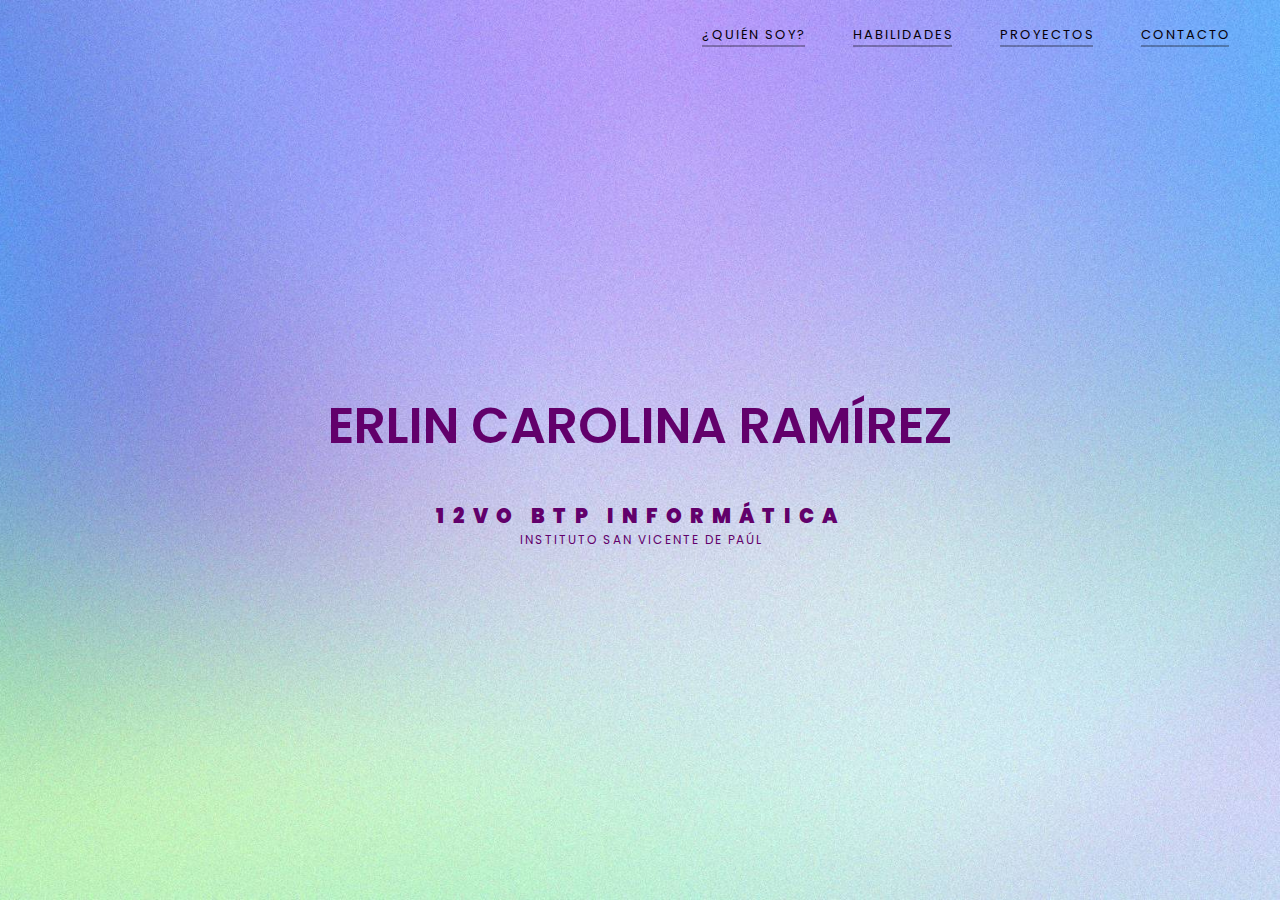
<file: index.html>
<!DOCTYPE html>
<html lang="es">

<head>
    <meta charset="UTF-8">
    <meta http-equiv="X-UA-Compatible" content="IE=edge">
    <meta name="viewport" content="width=device-width, initial-scale=1.0">
    <link rel="stylesheet" href="https://cdnjs.cloudflare.com/ajax/libs/font-awesome/5.11.2/css/all.min.css">
    <link rel="stylesheet" href="style.css">
    <link rel="icon" href="imagenes/Icon.png" />
    <title>Erlin Ramirez</title>
    
    

</head>

<body>

    <header>
        <div class="container">
            <nav class="nav">
                <div class="menu-toggle">
                    <i class="fas fa-bars"></i>
                    <i class="fas fa-times"></i>
                </div>
                <a href="#" class="logo"></a>
                <ul class="nav-list">
                    <li class="nav-item">
                        <a href="quiensoy.html" class="nav-link ">¿Quién soy?</a>
                    </li>
                    <li class="nav-item">
                        <a href="habilidades.html" class="nav-link ">Habilidades</a>
                    </li>
                    <li class="nav-item">
                        <a href="proyectos.html" class="nav-link ">Proyectos</a>
                    </li>
                    <li class="nav-item">
                        <a href="contacto.html" class="nav-link ">Contacto</a>
                    </li>

                </ul>
            </nav>
        </div>
    </header>

    <section class="hero" id="hero">
        <div class="container">
            <h2 class="h2-sub">
                <a href="index.html">ERLIN CAROLINA RAMÍREZ</a>
                
            </h2>
            <h1 class="head">12vo BTP INFORMÁTICA
            </h1>
            <div class="he-des">
                <h5>Instituto San Vicente de Paúl</h5>
            </div>
        </div>
    </section>


    <script>

        const selectElement = function (element) {
            return document.querySelector(element);
        }


        let menuToggle = selectElement('.menu-toggle');
        let body = selectElement('body');

        menuToggle.addEventListener('click', function () {
            body.classList.toggle('open');
        })

    </script>

</body>

</html>
</file>
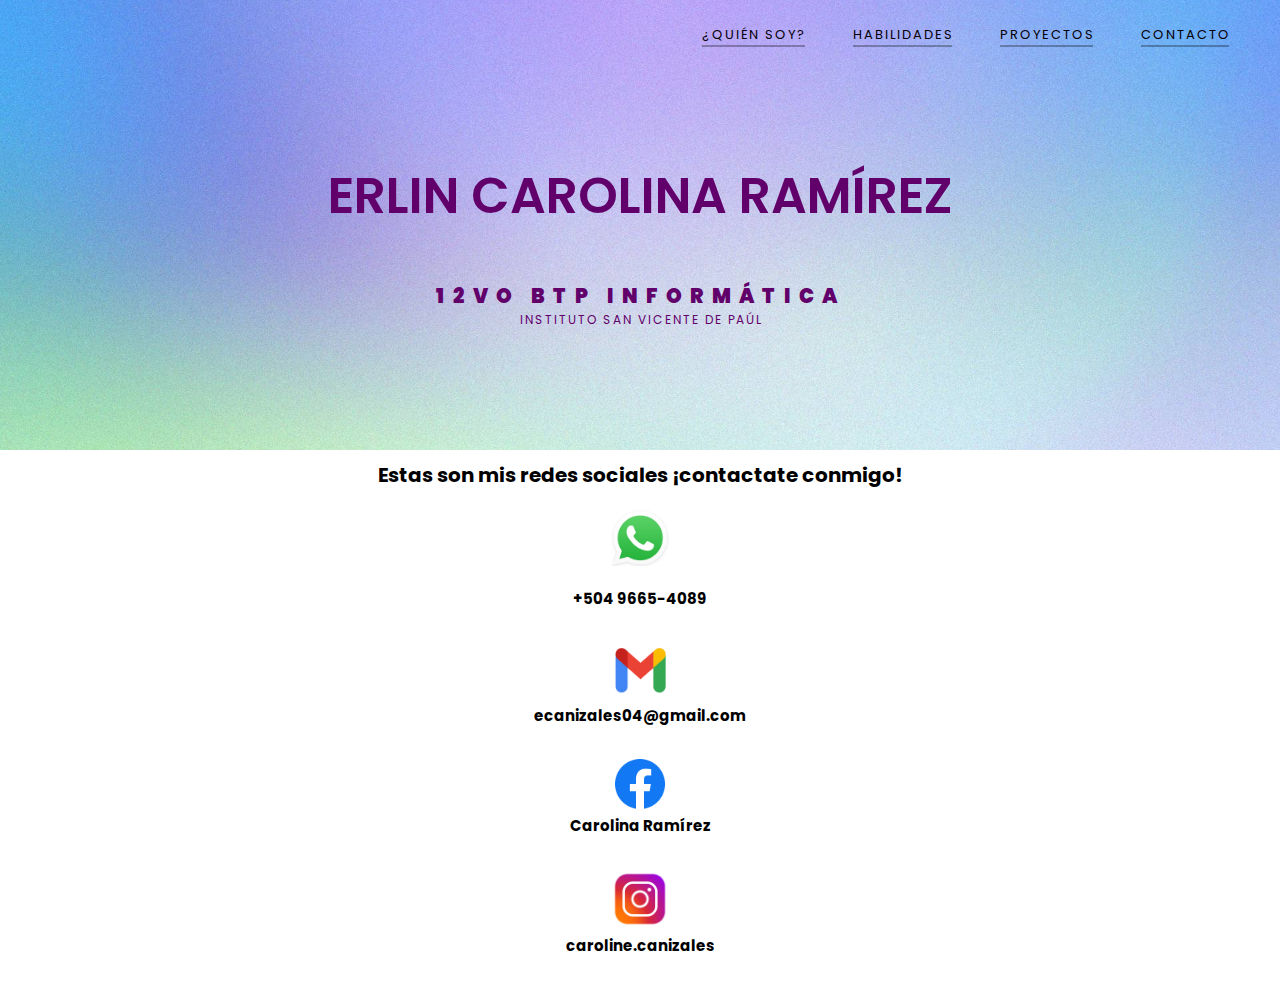
<file: contacto.html>
<!DOCTYPE html>
<html lang="es">

<head>
    <meta charset="UTF-8">
    <meta http-equiv="X-UA-Compatible" content="IE=edge">
    <meta name="viewport" content="width=device-width, initial-scale=1.0">
    <link rel="stylesheet" href="https://cdnjs.cloudflare.com/ajax/libs/font-awesome/5.11.2/css/all.min.css">
    <link rel="stylesheet" href="style2.css">
    <link rel="icon" href="imagenes/Icon.png" />
    <title>Erlin Ramirez</title>
</head>
<body>
    <header>
        <div class="container">
            <nav class="nav">
                <div class="menu-toggle">
                    <i class="fas fa-bars"></i>
                    <i class="fas fa-times"></i>
                </div>
                <a href="#" class="logo"></a>
                <ul class="nav-list">
                    <li class="nav-item">
                        <a href="quiensoy.html" class="nav-link ">¿Quién soy?</a>
                    </li>
                    <li class="nav-item">
                        <a href="habilidades.html" class="nav-link ">Habilidades</a>
                    </li>
                    <li class="nav-item">
                        <a href="proyectos.html" class="nav-link ">Proyectos</a>
                    </li>
                    <li class="nav-item">
                        <a href="contacto.html" class="nav-link ">Contacto</a>
                    </li>

                </ul>
            </nav>
        </div>
    </header>

    <section class="hero" id="hero">
        <div class="container">
            <h2 class="h2-sub">
                <a href="index.html">ERLIN CAROLINA RAMÍREZ</a>
                
            </h2>
            <h1 class="head">12vo BTP INFORMÁTICA
            </h1>
            <div class="he-des">
                <h5>Instituto San Vicente de Paúl</h5>
            </div>
        </div>
    </section>


    <script>

        const selectElement = function (element) {
            return document.querySelector(element);
        }


        let menuToggle = selectElement('.menu-toggle');
        let body = selectElement('body');

        menuToggle.addEventListener('click', function () {
            body.classList.toggle('open');
        })

    </script>
    <!-- FIN DEL NAV -->

    <div class="redes">
        <center><h1>Estas son mis redes sociales ¡contactate conmigo!</h1></center>

            <center>
                <div class="imagen1">
                    <img src="imagenes/whatsaap.png" width="100"><br><br>
                </div>                   
                   <h2>+504 9665-4089</h2>  <br><br>
                
                    <div class="imagen2">
                        <img src="imagenes/gmail.png" width="200"><br>
                    </div>                   
                    <h2>ecanizales04@gmail.com</h2> <br><br>

                    <div class="imagen3">
                        <img src="imagenes/face.png" width="100"><br>
                    </div>
                <h2>Carolina Ramírez</h2>
                     <br><br>

                    <div class="imagen4">
                        <img src="imagenes/insta.png" width="100"><br>
                    </div>
                    <h2>caroline.canizales</h2>
                     <br><br>
            </center>
        
       
        
    </div>
    </body>
        <!-- HECHO POR: ERLIN CAROLINA RAMÍREZ CANIZALES -->
    </html>
</file>
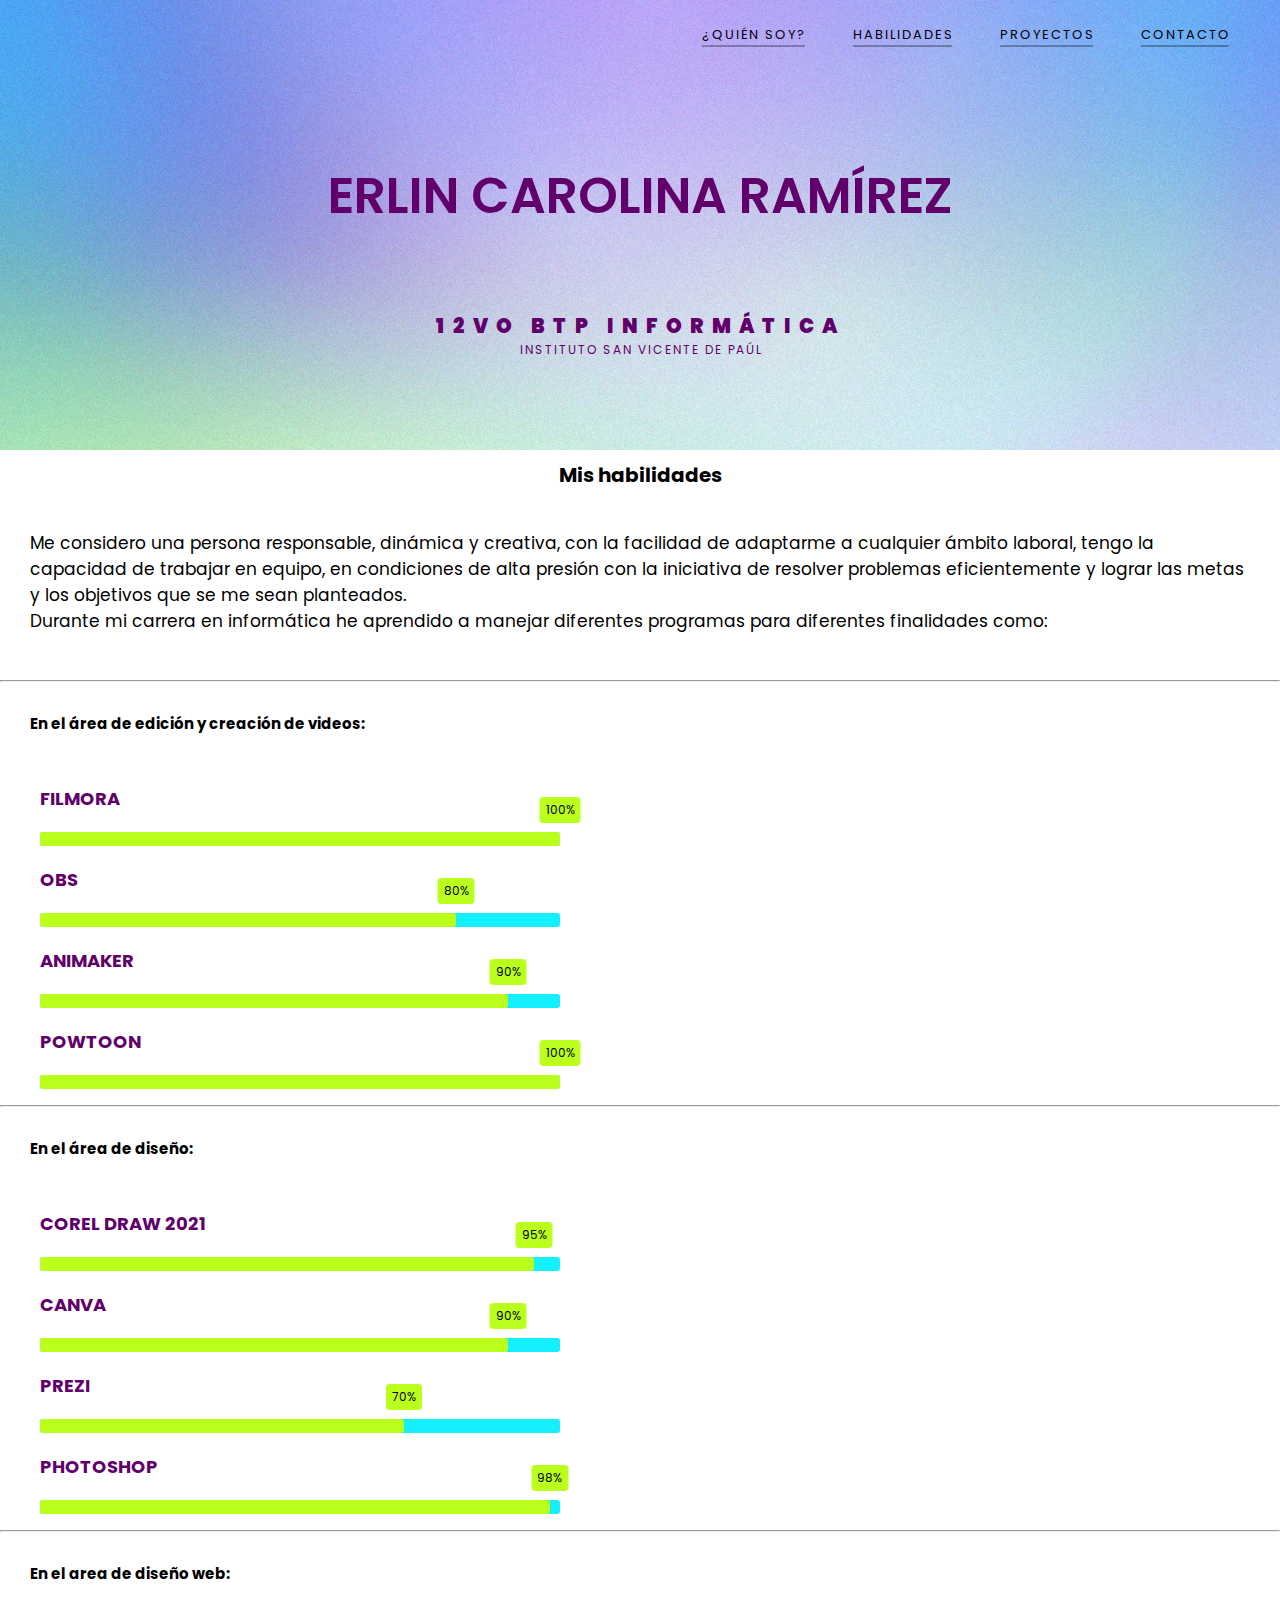
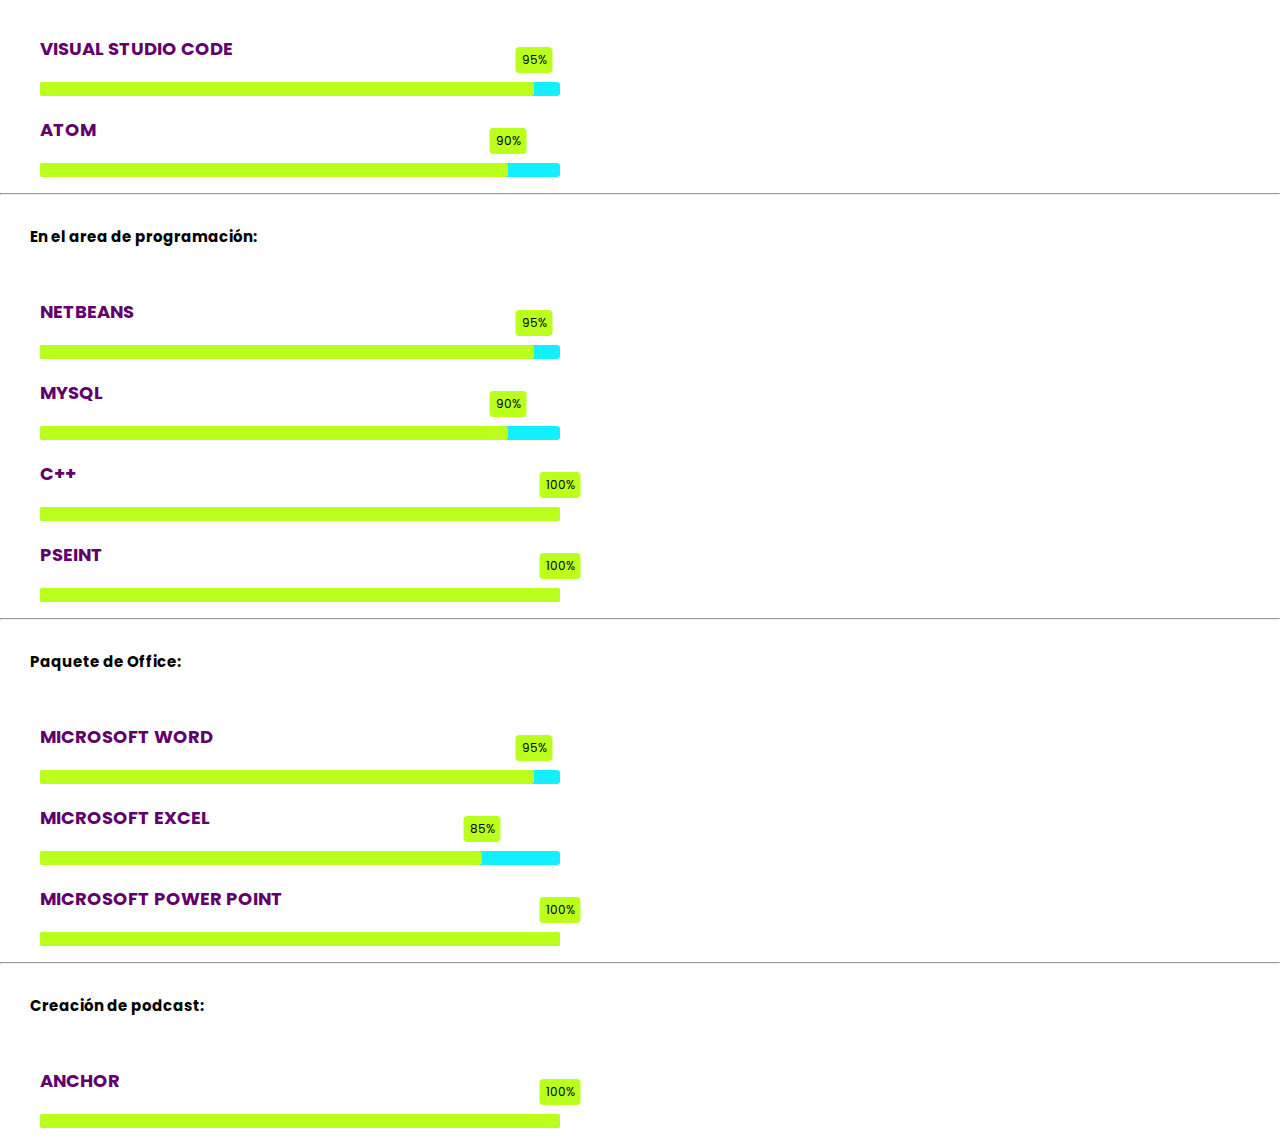
<file: habilidades.html>
<!DOCTYPE html>
<html lang="es">

<head>
    <meta charset="UTF-8">
    <meta http-equiv="X-UA-Compatible" content="IE=edge">
    <meta name="viewport" content="width=device-width, initial-scale=1.0">
    <link rel="stylesheet" href="https://cdnjs.cloudflare.com/ajax/libs/font-awesome/5.11.2/css/all.min.css">
    <link rel="stylesheet" href="style3.css">
    <link rel="icon" href="imagenes/Icon.png" />
    <title>Erlin Ramirez</title>

</head>

<body>
    <header>
        <div class="container">
            <nav class="nav">
                <div class="menu-toggle">
                    <i class="fas fa-bars"></i>
                    <i class="fas fa-times"></i>
                </div>
                <a href="#" class="logo"></a>
                <ul class="nav-list">
                    <li class="nav-item">
                        <a href="quiensoy.html" class="nav-link ">¿Quién soy?</a>
                    </li>
                    <li class="nav-item">
                        <a href="habilidades.html" class="nav-link ">Habilidades</a>
                    </li>
                    <li class="nav-item">
                        <a href="proyectos.html" class="nav-link ">Proyectos</a>
                    </li>
                    <li class="nav-item">
                        <a href="contacto.html" class="nav-link ">Contacto</a>
                    </li>

                </ul>
            </nav>
        </div>
    </header>

    <section class="hero" id="hero">
        <div class="container">
            <h2 class="h2-sub">
                <a href="index.html">ERLIN CAROLINA RAMÍREZ</a>
                
            </h2>
            <h1 class="head">12vo BTP INFORMÁTICA
            </h1>
            <div class="he-des">
                <h5>Instituto San Vicente de Paúl</h5>
            </div>
        </div>
    </section>


    <script>

        const selectElement = function (element) {
            return document.querySelector(element);
        }


        let menuToggle = selectElement('.menu-toggle');
        let body = selectElement('body');

        menuToggle.addEventListener('click', function () {
            body.classList.toggle('open');
        })

    </script>
    <!-- FIN DEL NAV -->
    <center><h1>Mis habilidades</h1></center>
    
    <div class="descripcion">
        <p> Me considero una persona responsable, dinámica y creativa, con la facilidad de 
            adaptarme a cualquier ámbito laboral, tengo la capacidad de trabajar en equipo, en 
            condiciones de alta presión con la iniciativa de resolver problemas eficientemente 
            y lograr las metas y los objetivos que se me sean planteados.</p> 
            Durante mi carrera en informática he aprendido a manejar diferentes programas para 
            diferentes finalidades como:
    </div>
    <br>
    <hr>

   <!-- BARRAS  -->

   <!-- HABILIDDAES EN VIDEO -->
   <h2>En el área de edición y creación de videos:</h2>
    <div class="skills">
        <div class="skills">
            <div class="skills-name">Filmora</div>
            <div class="skills-bar">
                <div class="skills-per" per="100%" style="max-width:100%;"></div>
            </div>
        </div>
    </div>

    <div class="skills">
        <div class="skills">
            <div class="skills-name">OBS</div>
            <div class="skills-bar">
                <div class="skills-per" per="80%" style="max-width:80%;"></div>
            </div>
        </div>
    </div>

    <div class="skills">
        <div class="skills">
            <div class="skills-name">Animaker</div>
            <div class="skills-bar">
                <div class="skills-per" per="90%" style="max-width:90%;"></div>
            </div>
        </div>
    </div>

    <div class="skills">
        <div class="skills">
            <div class="skills-name">Powtoon</div>
            <div class="skills-bar">
                <div class="skills-per" per="100%" style="max-width:100%;"></div>
            </div>
        </div>
    </div> <br>
    <hr>

    <!-- HABILIDADES EN DISEÑO -->
    <h2>En el área de diseño:</h2>
    <div class="skills">
        <div class="skills">
            <div class="skills-name">Corel draw 2021</div>
            <div class="skills-bar">
                <div class="skills-per" per="95%" style="max-width:95%;"></div>
            </div>
        </div>
    </div>

    <div class="skills">
        <div class="skills">
            <div class="skills-name">Canva</div>
            <div class="skills-bar">
                <div class="skills-per" per="90%" style="max-width:90%;"></div>
            </div>
        </div>
    </div>

    <div class="skills">
        <div class="skills">
            <div class="skills-name">Prezi</div>
            <div class="skills-bar">
                <div class="skills-per" per="70%" style="max-width:70%;"></div>
            </div>
        </div>
    </div>

    <div class="skills">
        <div class="skills">
            <div class="skills-name">Photoshop</div>
            <div class="skills-bar">
                <div class="skills-per" per="98%" style="max-width:98%;"></div>
            </div>
        </div>
    </div>
    <br> <hr>

    <!-- HABILIDADES EN DISEÑO WEB-->
    <h2>En el area de diseño web:</h2>
    <div class="skills">
        <div class="skills">
            <div class="skills-name">Visual Studio Code</div>
            <div class="skills-bar">
                <div class="skills-per" per="95%" style="max-width:95%;"></div>
            </div>
        </div>
    </div>

    <div class="skills">
        <div class="skills">
            <div class="skills-name">Atom</div>
            <div class="skills-bar">
                <div class="skills-per" per="90%" style="max-width:90%;"></div>
            </div>
        </div>
    </div>
    <br> <hr>

    <!-- HABILIDADES EN PROGRAMACION-->
    <h2>En el area de programación:</h2>
    <div class="skills">
        <div class="skills">
            <div class="skills-name">NetBeans</div>
            <div class="skills-bar">
                <div class="skills-per" per="95%" style="max-width:95%;"></div>
            </div>
        </div>
    </div>

    <div class="skills">
        <div class="skills">
            <div class="skills-name">MySQL</div>
            <div class="skills-bar">
                <div class="skills-per" per="90%" style="max-width:90%;"></div>
            </div>
        </div>
    </div>

    <div class="skills">
        <div class="skills">
            <div class="skills-name">C++</div>
            <div class="skills-bar">
                <div class="skills-per" per="100%" style="max-width:100%;"></div>
            </div>
        </div>
    </div>

    <div class="skills">
        <div class="skills">
            <div class="skills-name">PSeInt</div>
            <div class="skills-bar">
                <div class="skills-per" per="100%" style="max-width:100%;"></div>
            </div>
        </div>
    </div>
    <br> <hr>

     <!-- OFFICE-->
     <h2>Paquete de Office:</h2>
     <div class="skills">
         <div class="skills">
             <div class="skills-name">Microsoft Word</div>
             <div class="skills-bar">
                 <div class="skills-per" per="95%" style="max-width:95%;"></div>
             </div>
         </div>
     </div>
 
     <div class="skills">
         <div class="skills">
             <div class="skills-name">Microsoft Excel</div>
             <div class="skills-bar">
                 <div class="skills-per" per="85%" style="max-width:85%;"></div>
             </div>
         </div>
     </div>
 
     <div class="skills">
         <div class="skills">
             <div class="skills-name">Microsoft Power Point</div>
             <div class="skills-bar">
                 <div class="skills-per" per="100%" style="max-width:100%;"></div>
             </div>
         </div>
     </div>
     <br> <hr>

      <!-- Podcast-->
      <h2>Creación de podcast:</h2>
      <div class="skills">
          <div class="skills">
              <div class="skills-name">Anchor</div>
              <div class="skills-bar">
                  <div class="skills-per" per="100%" style="max-width:100%;"></div>
              </div>
          </div>
      </div>

      <h3>ㅤㅤㅤㅤㅤㅤㅤㅤㅤㅤㅤㅤㅤㅤㅤㅤㅤㅤㅤㅤㅤㅤㅤㅤㅤㅤㅤㅤㅤㅤㅤㅤㅤㅤㅤㅤㅤㅤㅤㅤㅤ
          ㅤㅤㅤㅤㅤㅤㅤㅤㅤㅤㅤㅤㅤㅤㅤㅤㅤㅤㅤㅤㅤㅤㅤㅤㅤㅤㅤㅤㅤㅤㅤㅤㅤㅤㅤㅤㅤㅤㅤㅤㅤ
          ㅤㅤㅤㅤㅤㅤㅤㅤㅤㅤㅤㅤㅤㅤㅤㅤㅤㅤㅤㅤㅤㅤㅤㅤㅤㅤㅤㅤㅤㅤㅤㅤㅤㅤㅤㅤㅤㅤㅤㅤㅤ
          ㅤㅤㅤㅤㅤㅤㅤㅤㅤㅤㅤㅤㅤㅤㅤㅤㅤㅤㅤㅤㅤㅤㅤㅤㅤㅤㅤㅤㅤㅤㅤㅤㅤㅤㅤㅤㅤㅤㅤㅤㅤ
          ㅤㅤㅤㅤㅤㅤㅤㅤㅤㅤㅤㅤㅤㅤㅤㅤㅤㅤㅤㅤㅤㅤㅤㅤㅤㅤㅤㅤㅤㅤㅤㅤㅤㅤㅤㅤㅤㅤㅤㅤㅤ
          ㅤㅤㅤㅤㅤㅤㅤㅤㅤㅤㅤㅤㅤㅤㅤㅤㅤㅤㅤㅤㅤㅤㅤㅤㅤㅤㅤㅤㅤㅤㅤㅤㅤㅤㅤㅤㅤㅤㅤㅤㅤ
          ㅤㅤㅤㅤㅤㅤㅤㅤㅤㅤㅤㅤㅤㅤㅤㅤㅤㅤㅤㅤㅤㅤㅤㅤㅤㅤㅤㅤㅤㅤㅤㅤㅤㅤㅤㅤㅤㅤㅤㅤㅤ
          ㅤㅤㅤㅤㅤㅤㅤㅤㅤㅤㅤㅤㅤㅤㅤㅤㅤㅤㅤㅤㅤㅤㅤㅤㅤㅤㅤㅤㅤㅤㅤㅤㅤㅤㅤㅤㅤㅤㅤㅤㅤ
          ㅤㅤㅤㅤㅤㅤㅤㅤㅤㅤㅤㅤㅤㅤㅤㅤㅤㅤㅤㅤㅤㅤㅤㅤㅤㅤㅤㅤㅤㅤㅤㅤㅤㅤㅤㅤㅤㅤㅤㅤㅤ
          ㅤㅤㅤㅤㅤㅤㅤㅤㅤㅤㅤㅤㅤㅤㅤㅤㅤㅤㅤㅤㅤㅤㅤㅤㅤㅤㅤㅤㅤㅤㅤㅤㅤㅤㅤㅤㅤㅤㅤㅤㅤ
          ㅤㅤㅤㅤㅤㅤㅤㅤㅤㅤㅤㅤㅤㅤㅤㅤㅤㅤㅤㅤㅤㅤㅤㅤㅤㅤㅤㅤㅤㅤㅤㅤㅤㅤㅤㅤㅤㅤㅤㅤㅤ
          ㅤㅤㅤㅤㅤㅤㅤㅤㅤㅤㅤㅤㅤㅤㅤㅤㅤㅤㅤㅤㅤㅤㅤㅤㅤㅤㅤㅤㅤㅤㅤㅤㅤㅤㅤㅤㅤㅤㅤㅤㅤ</h3>

</body>
</html>
</file>
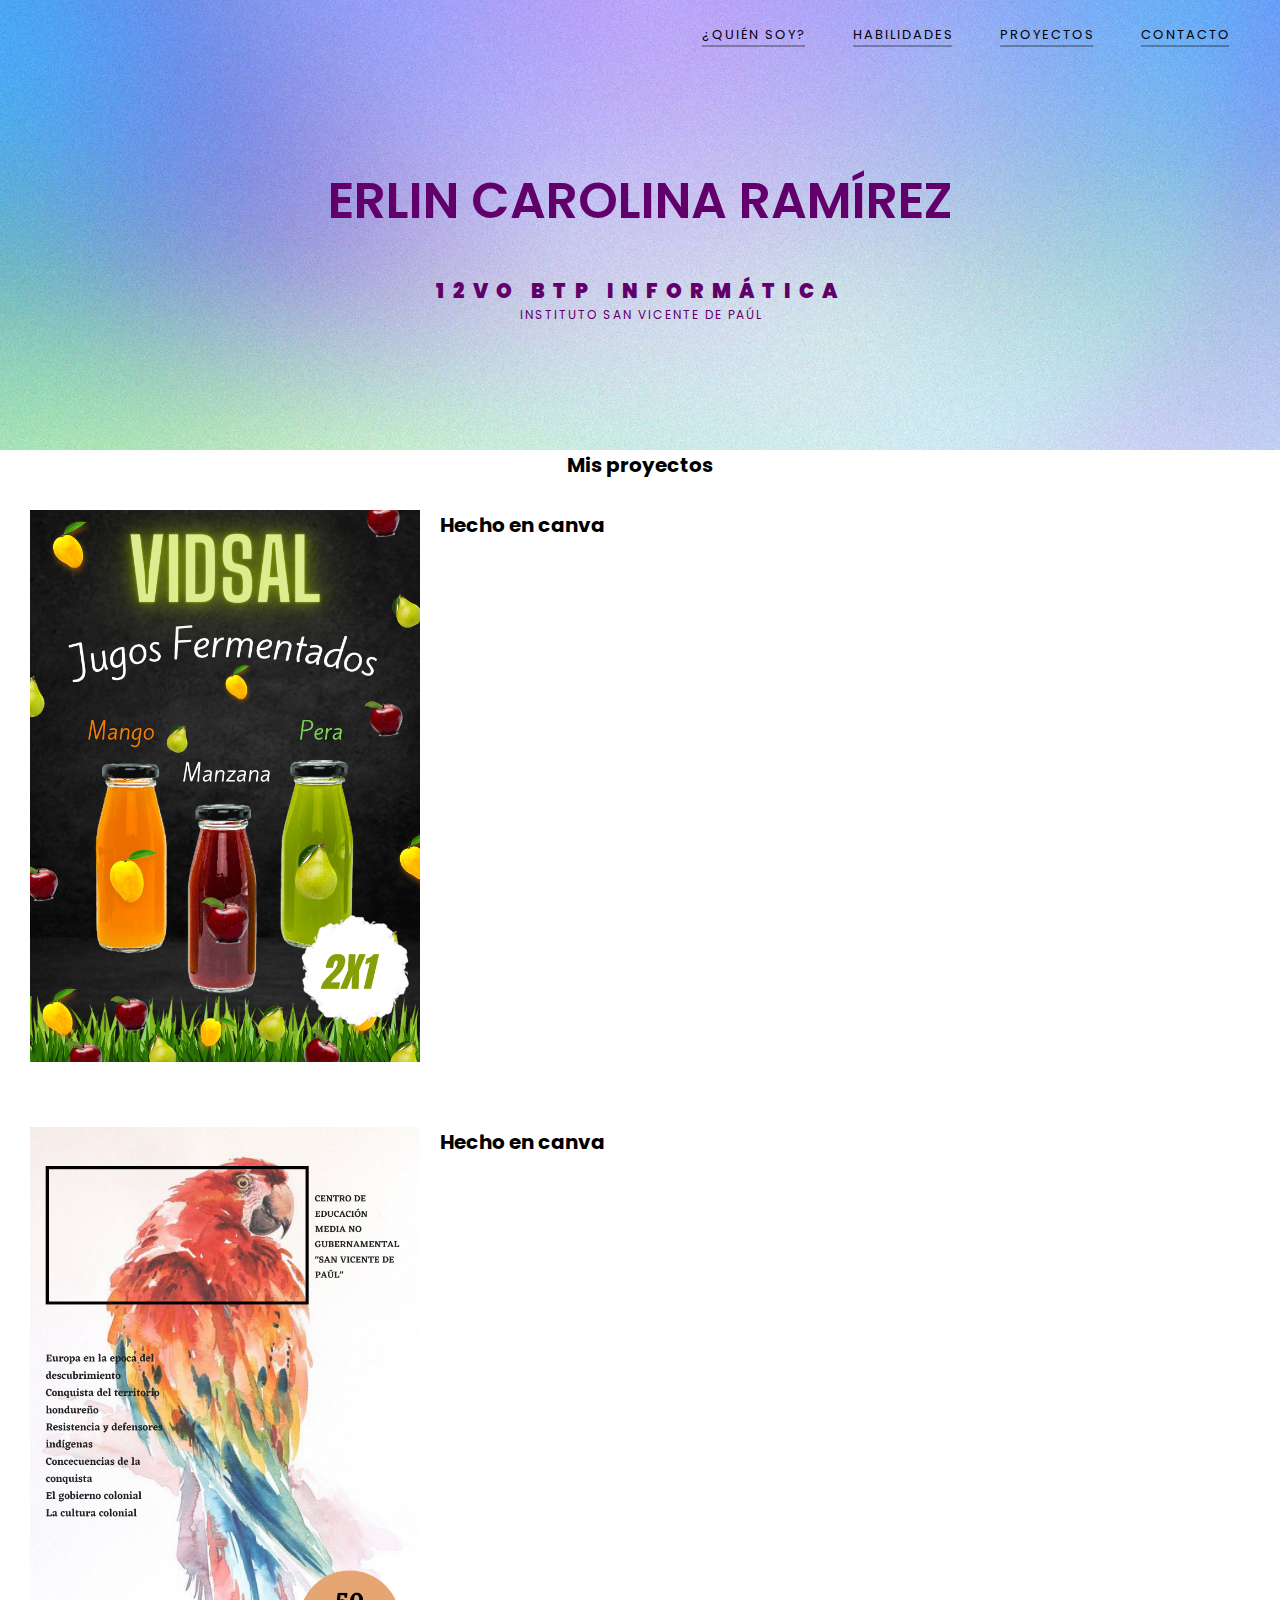
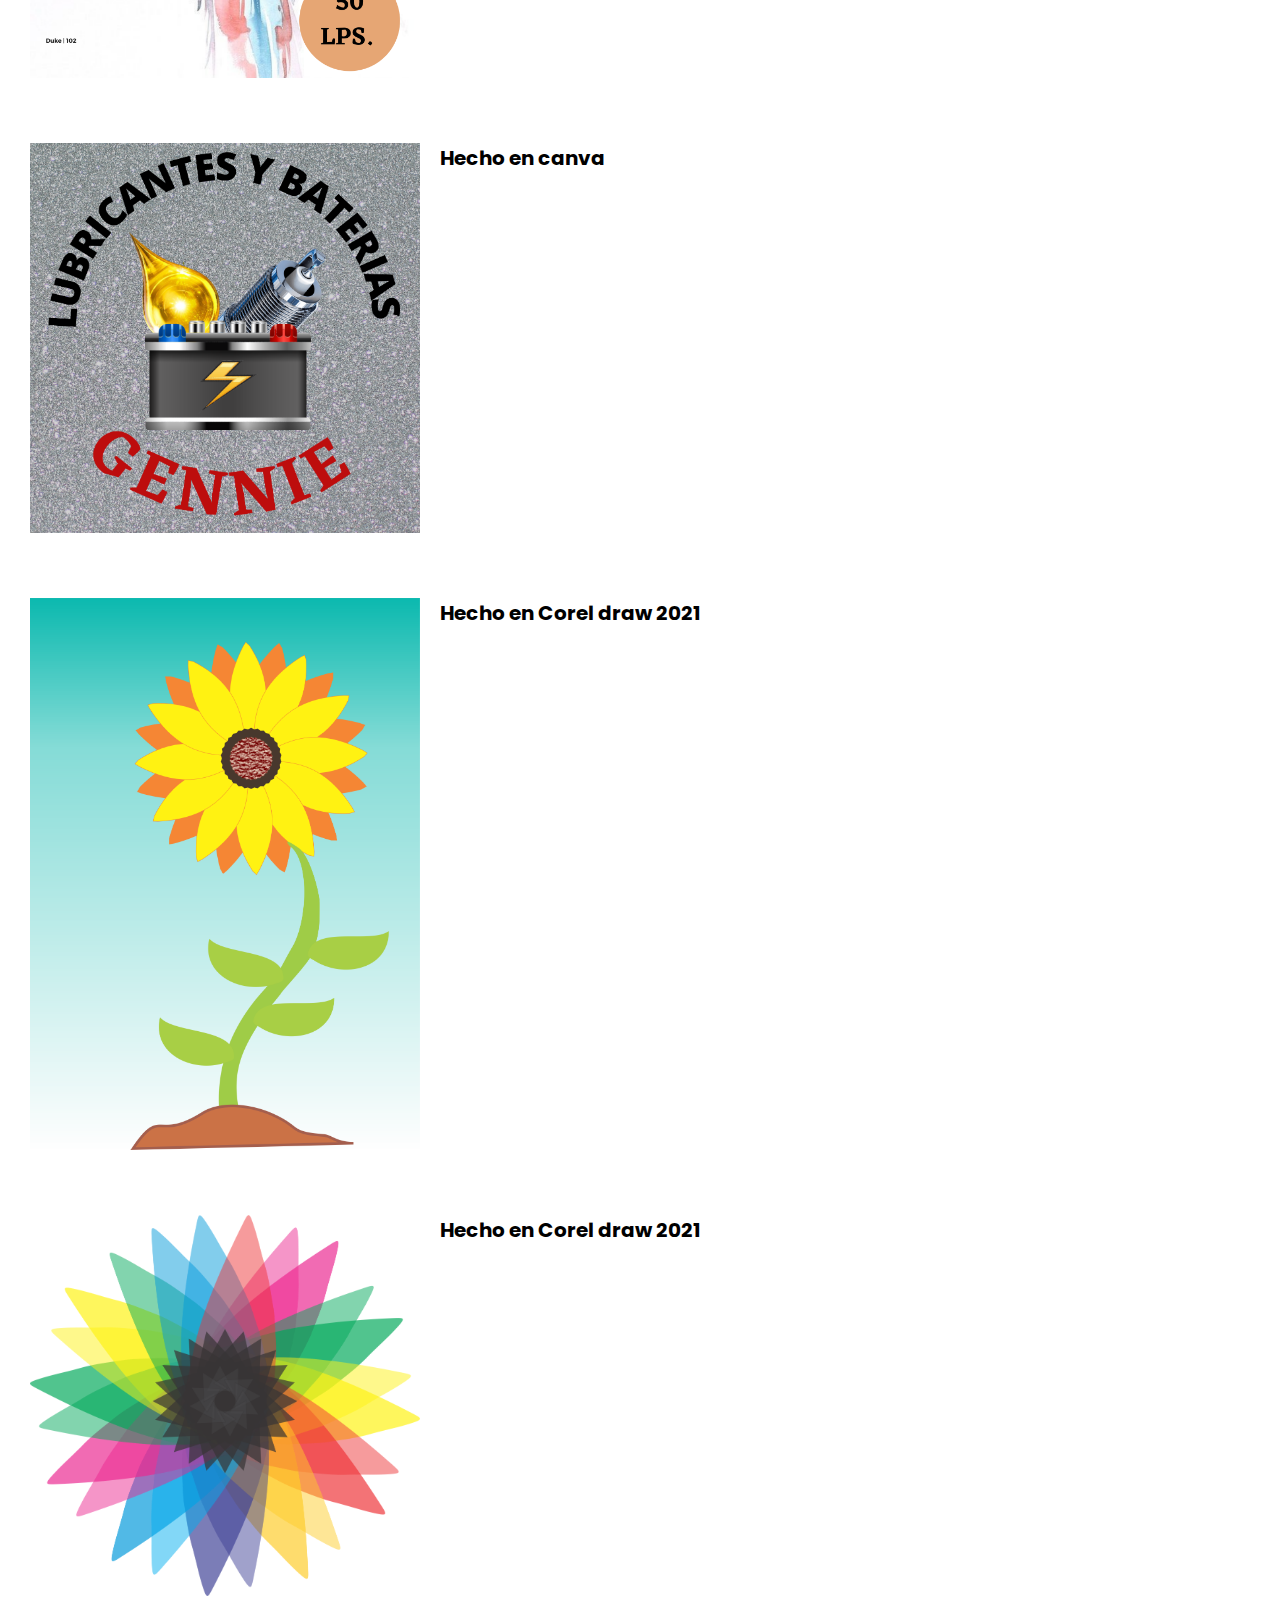
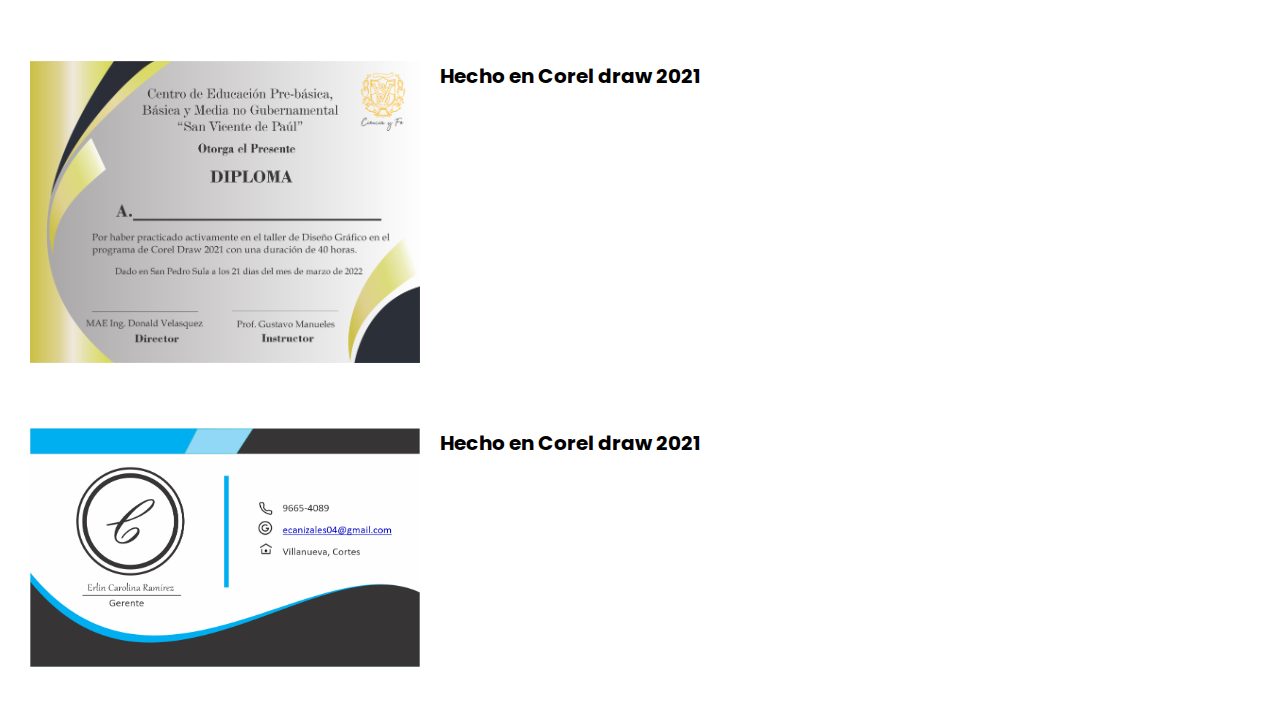
<file: proyectos.html>
<!DOCTYPE html>
<html lang="es">

<head>
    <meta charset="UTF-8">
    <meta http-equiv="X-UA-Compatible" content="IE=edge">
    <meta name="viewport" content="width=device-width, initial-scale=1.0">
    <link rel="stylesheet" href="https://cdnjs.cloudflare.com/ajax/libs/font-awesome/5.11.2/css/all.min.css">
    <link rel="stylesheet" href="style4.css">
    <link rel="icon" href="imagenes/Icon.png" />
    <title>Erlin Ramirez</title>
</head>
<body>
    <header>
        <div class="container">
            <nav class="nav">
                <div class="menu-toggle">
                    <i class="fas fa-bars"></i>
                    <i class="fas fa-times"></i>
                </div>
                <a href="#" class="logo"></a>
                <ul class="nav-list">
                    <li class="nav-item">
                        <a href="quiensoy.html" class="nav-link ">¿Quién soy?</a>
                    </li>
                    <li class="nav-item">
                        <a href="habilidades.html" class="nav-link ">Habilidades</a>
                    </li>
                    <li class="nav-item">
                        <a href="proyectos.html" class="nav-link ">Proyectos</a>
                    </li>
                    <li class="nav-item">
                        <a href="contacto.html" class="nav-link ">Contacto</a>
                    </li>

                </ul>
            </nav>
        </div>
    </header>

    <section class="hero" id="hero">
        <div class="container">
            <h2 class="h2-sub">
                <a href="index.html">ERLIN CAROLINA RAMÍREZ</a>
                
            </h2>
            <h1 class="head">12vo BTP INFORMÁTICA
            </h1>
            <div class="he-des">
                <h5>Instituto San Vicente de Paúl</h5>
            </div>
        </div>
    </section>


    <script>

        const selectElement = function (element) {
            return document.querySelector(element);
        }


        let menuToggle = selectElement('.menu-toggle');
        let body = selectElement('body');

        menuToggle.addEventListener('click', function () {
            body.classList.toggle('open');
        })

    </script>
    <!--FIN DEL NAV -->

    <main class="contenedor">
        <center>
            <h1 class="centrar-texto">Mis proyectos</h1>
        </center>
        

        
        <div class="curso">

            <div class="curso__imagen">
                <img src="imagenes/VIDSAL.png" alt="Imagen del curso">
            </div>

            <div class="curso__informacion">
                <p class="curso__label">Hecho en canva </p>
             </div>
        </div>  

        <div class="curso">

            <div class="curso__imagen">
                <img src="imagenes/Menswear Fashion Magazine Article Page.png" alt="Imagen del curso">
            </div>

            <div class="curso__informacion">
                <p class="curso__label">Hecho en canva </p>
             </div>
        </div> 

        
        <div class="curso">

            <div class="curso__imagen">
                <img src="imagenes/LUBRICANTES Y BATERIAS.png" alt="Imagen del curso">
            </div>

            <div class="curso__informacion">
                <p class="curso__label">Hecho en canva </p>
             </div>
        </div>  

        
        <div class="curso">

            <div class="curso__imagen">
                <img src="imagenes/Flor.png" alt="Imagen del curso">
            </div>

            <div class="curso__informacion">
                <p class="curso__label">Hecho en Corel draw 2021 </p>
             </div>
        </div>
        
        <div class="curso">

            <div class="curso__imagen">
                <img src="imagenes/mandala.png" alt="Imagen del curso">
            </div>

            <div class="curso__informacion">
                <p class="curso__label">Hecho en Corel draw 2021 </p>
             </div>
        </div>

        <div class="curso">

            <div class="curso__imagen">
                <img src="imagenes/Diploma.png" alt="Imagen del curso">
            </div>

            <div class="curso__informacion">
                <p class="curso__label">Hecho en Corel draw 2021 </p>
             </div>
        </div>

        <div class="curso">

            <div class="curso__imagen">
                <img src="imagenes/Tajeta de presentación 1.png" alt="Imagen del curso">
            </div>

            <div class="curso__informacion">
                <p class="curso__label">Hecho en Corel draw 2021 </p>
             </div>
        </div>
        
    </main>   
        
</body>
     <!-- HECHO POR: ERLIN CAROLINA RAMÍREZ CANIZALES  -->
</html>
</file>
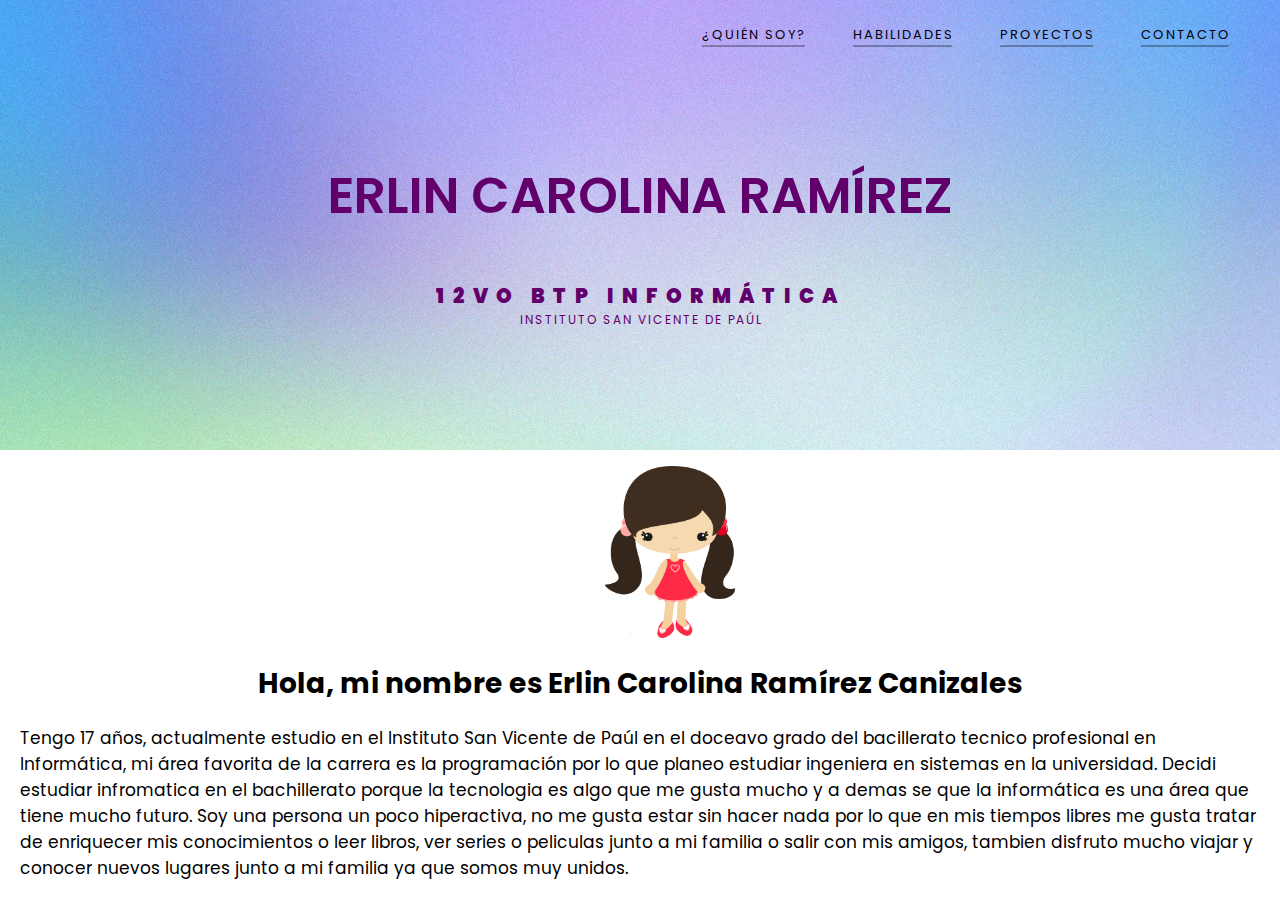
<file: quiensoy.html>
<!DOCTYPE html>
<html lang="es">

<head>
    <meta charset="UTF-8">
    <meta http-equiv="X-UA-Compatible" content="IE=edge">
    <meta name="viewport" content="width=device-width, initial-scale=1.0">
    <link rel="stylesheet" href="https://cdnjs.cloudflare.com/ajax/libs/font-awesome/5.11.2/css/all.min.css">
    <link rel="stylesheet" href="style2.css">
    <link rel="icon" href="imagenes/Icon.png" />
    <title>Erlin Ramirez</title>
</head>
<body>
    <header>
        <div class="container">
            <nav class="nav">
                <div class="menu-toggle">
                    <i class="fas fa-bars"></i>
                    <i class="fas fa-times"></i>
                </div>
                <a href="#" class="logo"></a>
                <ul class="nav-list">
                    <li class="nav-item">
                        <a href="quiensoy.html" class="nav-link ">¿Quién soy?</a>
                    </li>
                    <li class="nav-item">
                        <a href="habilidades.html" class="nav-link ">Habilidades</a>
                    </li>
                    <li class="nav-item">
                        <a href="proyectos.html" class="nav-link ">Proyectos</a>
                    </li>
                    <li class="nav-item">
                        <a href="contacto.html" class="nav-link ">Contacto</a>
                    </li>

                </ul>
            </nav>
        </div>
    </header>

    <section class="hero" id="hero">
        <div class="container">
            <h2 class="h2-sub">
                <a href="index.html">ERLIN CAROLINA RAMÍREZ</a>
                
            </h2>
            <h1 class="head">12vo BTP INFORMÁTICA
            </h1>
            <div class="he-des">
                <h5>Instituto San Vicente de Paúl</h5>
            </div>
        </div>
    </section>


    <script>

        const selectElement = function (element) {
            return document.querySelector(element);
        }


        let menuToggle = selectElement('.menu-toggle');
        let body = selectElement('body');

        menuToggle.addEventListener('click', function () {
            body.classList.toggle('open');
        })

    </script>
    <!-- FIN DEL NAV -->
    
    <div class="foto">
        <center><img src="imagenes/ayo.png" alt="" width="130"></center>
    </div>

    <center>
        <div class="saludo">
            <h1>Hola, mi nombre es Erlin Carolina Ramírez Canizales</h1>
        </div>
    </center>
        <div class="descripcion">
            Tengo 17 años, actualmente estudio en el Instituto San Vicente de Paúl en el doceavo grado del bacillerato 
            tecnico profesional en Informática, mi área favorita de la carrera es la programación por lo que planeo estudiar 
            ingeniera en sistemas en la universidad. Decidi estudiar infromatica en el bachillerato porque la tecnologia es 
            algo que me gusta mucho y a demas se que la informática es una área que tiene mucho futuro.
            Soy una persona un poco hiperactiva, no me gusta estar sin hacer nada por lo que en mis tiempos libres me gusta tratar de 
            enriquecer mis conocimientos o leer libros, ver series o peliculas junto a mi familia o salir con mis amigos,
            tambien disfruto mucho viajar y conocer nuevos lugares junto a mi familia ya que somos muy unidos.
        </div>

</body>

</html>
</file>
<file: style.css>
@import url('https://fonts.googleapis.com/css2?family=Poppins:ital,wght@0,200;0,300;0,400;0,500;0,600;1,200;1,300;1,400&display=swap');


/*Globales*/
*,
*::before,
*::after {
    margin: 0;
    padding: 0;
    box-sizing: border-box;
}

html {
    font-family: 'Poppins', sans-serif;
    font-size: 10px;
    color: #000;
    scroll-behavior: smooth;
}

body {
    overflow-x: hidden;
}

section {
    padding: 3.9rem 0;
    overflow: hidden;
}

img {
    width: 100%;
    max-width: 100%;
}

a {
    text-decoration: none;
}

.container {
    width: 100%;
    max-width: 122.5rem;
    margin:  0 auto;
    padding: 0 2.4rem;
}

/*Header*/
header {
    width: 100%;
    position: absolute;
    top: 0;
    left: 0;
    z-index: 1;
}
.nav {
    height: 7.2rem;
    display: flex;
    align-items: center;
    justify-content: center;
}

.menu-toggle {
    color: #fff;
    font-size: 2.2rem;
    position: absolute;
    top: 50%;
    transform: translateY(-50%);
    right: 2.5rem;
    cursor: pointer;
    z-index: 1500;
}

.fa-times {
    display: none;
}

.nav-list {
    list-style: none;
    position: fixed;
    top: 0;
    left: 0;
    width: 80%;
    height: 100vh;
    background-color: #252525;
    padding: 4.4rem;
    display: flex;
    flex-direction: column;
    justify-content: space-around;
    z-index: 1250;
    transform: translateX(-100%);
   
}

.nav::before {
    content: '';
    position: fixed;
    top: 0;
    left: 0;
    width: 100vw;
    height: 100vh;
    background-color: rgba(0, 0, 0, .8);
    z-index: 1000;
    opacity: 0;
    transform: scale(0);
    transition: opacity .5s;

}

.open .fa-times {
    display: block;
}

.open .fa-bars {
    display: none;
}

.open .nav-list {
    transform: translateX(0);
}
.open .nav::before{
    opacity: 1;
    transform: scale(1);
}

.logo {
    color: #fff;
    font-size: 2rem;
    font-weight: 600;
}

.nav-item {
    border-bottom: 2px solid rgba(0, 0, 0, 0.3);
}

.nav-link {
    display: block;
    color: rgb(6, 0, 7);
    text-transform: uppercase;
    font-size: 1.6rem;
    letter-spacing: 2px;
    margin-right: -2px;
}

.nav-link:hover {
    color: #ffffff;
}


/* Hero */
.hero{
    width: 100%;
    height: 100vh;
    background: url("imagenes/36830.jpg") center no-repeat;
    background-size: cover;
    display: flex;
    align-items: center;
    text-align: center;
}
.h2-sub a{
    font-size: 4rem;
    font-family: 'Poppins', sans-serif;
    color: #62006b;
    font-weight: 600;
    line-height: 3;
}

.head{
    color: #62006b;
    font-size: 2.2rem;
    font-family: 'Poppins', sans-serif;
    text-transform: uppercase;
    font-weight: 900;
    letter-spacing: .0rem;
}
.he-des h5{
    color: #62006b;
    font-size: 1.2rem;
    font-weight: 400;
    text-transform: uppercase;
    letter-spacing: 2px;
    margin-right: -3px;
}




@media screen and (min-width: 900px) {

    section {
        padding: 7.9rem;
    }

    .menu-toggle {
        display: none;
    }

    .nav {
        justify-content: space-between;
    }

    .nav-list {
        position: initial;
        width: initial;
        height: initial;
        background-color: transparent;
        padding: 0;
        justify-content: initial;
        flex-direction: row;
        transform: initial;
        transition: initial;
    }
    .nav-item{
        margin: 0 2.4rem;
    }
    .nav-item:last-child{
        margin-right: 0;
    }
    .nav-link{
        font-size: 1.3rem;
    }
    .active{
        position: relative;
    }
    .active::before{
        content: '';
        position: absolute;
        width: 100%;
        height: 2px;
        background-color: #fff;
        left: 0;
        bottom: -3px;
    }
    .h2-sub a{
        font-size: 5rem;
    }
    .head{
        font-size: 2rem;
        letter-spacing: .8rem;
    }
    
    
}
</file>
<file: style2.css>
@import url('https://fonts.googleapis.com/css2?family=Poppins:ital,wght@0,200;0,300;0,400;0,500;0,600;1,200;1,300;1,400&display=swap');


/*Globales*/
*,
*::before,
*::after {
    margin: 0;
    padding: 0;
    box-sizing: border-box;
}

html {
    font-family: 'Poppins', sans-serif;
    font-size: 10px;
    color: #000;
    scroll-behavior: smooth;
}

body {
    overflow-x: hidden;
}

section {
    padding: 3.9rem 0;
    overflow: hidden;
}

img {
    width: 100%;
    max-width: 100%;
}

a {
    text-decoration: none;
}

.container {
    width: 100%;
    max-width: 122.5rem;
    margin:  0 auto;
    padding: 0 2.4rem;
}

/*Header*/
header {
    width: 100%;
    position: absolute;
    top: 0;
    left: 0;
    z-index: 1;
}
.nav {
    height: 7.2rem;
    display: flex;
    align-items: center;
    justify-content: center;
}

.menu-toggle {
    color: #fff;
    font-size: 2.2rem;
    position: absolute;
    top: 50%;
    transform: translateY(-50%);
    right: 2.5rem;
    cursor: pointer;
    z-index: 1500;
}

.fa-times {
    display: none;
}

.nav-list {
    list-style: none;
    position: fixed;
    top: 0;
    left: 0;
    width: 80%;
    height: 100vh;
    background-color: #252525;
    padding: 4.4rem;
    display: flex;
    flex-direction: column;
    justify-content: space-around;
    z-index: 1250;
    transform: translateX(-100%);
   
}

.nav::before {
    content: '';
    position: fixed;
    top: 0;
    left: 0;
    width: 100vw;
    height: 100vh;
    background-color: rgba(0, 0, 0, .8);
    z-index: 1000;
    opacity: 0;
    transform: scale(0);
    transition: opacity .5s;

}

.open .fa-times {
    display: block;
}

.open .fa-bars {
    display: none;
}

.open .nav-list {
    transform: translateX(0);
}
.open .nav::before{
    opacity: 1;
    transform: scale(1);
}

.logo {
    color: #fff;
    font-size: 2rem;
    font-weight: 600;
}

.nav-item {
    border-bottom: 2px solid rgba(0, 0, 0, 0.3);
}

.nav-link {
    display: block;
    color: rgb(6, 0, 7);
    text-transform: uppercase;
    font-size: 1.6rem;
    letter-spacing: 2px;
    margin-right: -2px;
}

.nav-link:hover {
    color: #ffffff;
}


/* Hero */
.hero{
    width: 100%;
    height: 50vh;
    background: url("imagenes/36830.jpg") center no-repeat;
    background-size: cover;
    display: flex;
    align-items: center;
    text-align: center;
}
.h2-sub a{
    font-size: 4rem;
    font-family: 'Poppins', sans-serif;
    color: #62006b;
    font-weight: 600;
    line-height: 3;
}

.head{
    color: #62006b;
    font-size: 2.2rem;
    font-family: 'Poppins', sans-serif;
    text-transform: uppercase;
    font-weight: 900;
    letter-spacing: .0rem;
}
.he-des h5{
    color: #62006b;
    font-size: 1.2rem;
    font-weight: 400;
    text-transform: uppercase;
    letter-spacing: 2px;
    margin-right: -3px;
}




@media screen and (min-width: 900px) {

    section {
        padding: 7.9rem;
    }

    .menu-toggle {
        display: none;
    }

    .nav {
        justify-content: space-between;
    }

    .nav-list {
        position: initial;
        width: initial;
        height: initial;
        background-color: transparent;
        padding: 0;
        justify-content: initial;
        flex-direction: row;
        transform: initial;
        transition: initial;
    }
    .nav-item{
        margin: 0 2.4rem;
    }
    .nav-item:last-child{
        margin-right: 0;
    }
    .nav-link{
        font-size: 1.3rem;
    }
    .active{
        position: relative;
    }
    .active::before{
        content: '';
        position: absolute;
        width: 100%;
        height: 2px;
        background-color: #fff;
        left: 0;
        bottom: -3px;
    }
    .h2-sub a{
        font-size: 5rem;
    }
    .head{
        font-size: 2rem;
        letter-spacing: .8rem;
    }
    
    
}

/*FIN DEL ENCABEZADO*/

.foto{
    margin-top: 16px;
    width: 130px;
    margin-left: 605px;

}
.descripcion {
    margin: 20px;
    font-size: 1.7rem;
}

.saludo {
    margin: 20px;
    font-size: 1.4rem;
}

/*FIN DE QUEIN SOY*/

.imagen1 {
    width: 100px;
    margin-top: 20px;
}

.imagen2 {
    width: 100px;
}

.imagen3 {
    width: 50px;
}

.imagen4 {
    width: 60px;
}

h1 {
    margin-top: 10px;
}
</file>
<file: style3.css>
@import url('https://fonts.googleapis.com/css2?family=Poppins:ital,wght@0,200;0,300;0,400;0,500;0,600;1,200;1,300;1,400&display=swap');


/*Globales*/
*,
*::before,
*::after {
    margin: 0;
    padding: 0;
    box-sizing: border-box;
}

html {
    font-family: 'Poppins', sans-serif;
    font-size: 10px;
    color: #000;
    scroll-behavior: smooth;
}

body {
    overflow-x: hidden;
}

section {
    padding: 3.9rem 0;
    overflow: hidden;
}

img {
    width: 100%;
    max-width: 100%;
}

a {
    text-decoration: none;
}

.container {
    width: 100%;
    max-width: 122.5rem;
    margin:  0 auto;
    padding: 0 2.4rem;
}

/*Header*/
header {
    width: 100%;
    position: absolute;
    top: 0;
    left: 0;
    z-index: 1;
}
.nav {
    height: 7.2rem;
    display: flex;
    align-items: center;
    justify-content: center;
}

.menu-toggle {
    color: #fff;
    font-size: 2.2rem;
    position: absolute;
    top: 50%;
    transform: translateY(-50%);
    right: 2.5rem;
    cursor: pointer;
    z-index: 1500;
}

.fa-times {
    display: none;
}

.nav-list {
    list-style: none;
    position: fixed;
    top: 0;
    left: 0;
    width: 80%;
    height: 100vh;
    background-color: #252525;
    padding: 4.4rem;
    display: flex;
    flex-direction: column;
    justify-content: space-around;
    z-index: 1250;
    transform: translateX(-100%);
   
}

.nav::before {
    content: '';
    position: fixed;
    top: 0;
    left: 0;
    width: 100vw;
    height: 100vh;
    background-color: rgba(0, 0, 0, .8);
    z-index: 1000;
    opacity: 0;
    transform: scale(0);
    transition: opacity .5s;

}

.open .fa-times {
    display: block;
}

.open .fa-bars {
    display: none;
}

.open .nav-list {
    transform: translateX(0);
}
.open .nav::before{
    opacity: 1;
    transform: scale(1);
}

.logo {
    color: #fff;
    font-size: 2rem;
    font-weight: 600;
}

.nav-item {
    border-bottom: 2px solid rgba(0, 0, 0, 0.3);
}

.nav-link {
    display: block;
    color: rgb(6, 0, 7);
    text-transform: uppercase;
    font-size: 1.6rem;
    letter-spacing: 2px;
    margin-right: -2px;
}

.nav-link:hover {
    color: #ffffff;
}


/* Hero */
.hero{
    width: 100%;
    height: 50vh;
    background: url("imagenes/36830.jpg") center no-repeat;
    background-size: cover;
    display: flex;
    align-items: center;
    text-align: center;
}
.h2-sub a{
    font-size: 4rem;
    font-family: 'Poppins', sans-serif;
    color: #62006b;
    font-weight: 600;
    line-height: 3;
}

.head{
    color: #62006b;
    font-size: 2.2rem;
    font-family: 'Poppins', sans-serif;
    text-transform: uppercase;
    font-weight: 900;
    letter-spacing: .0rem;
}
.he-des h5{
    color: #62006b;
    font-size: 1.2rem;
    font-weight: 400;
    text-transform: uppercase;
    letter-spacing: 2px;
    margin-right: -3px;
}




@media screen and (min-width: 900px) {

    section {
        padding: 7.9rem;
    }

    .menu-toggle {
        display: none;
    }

    .nav {
        justify-content: space-between;
    }

    .nav-list {
        position: initial;
        width: initial;
        height: initial;
        background-color: transparent;
        padding: 0;
        justify-content: initial;
        flex-direction: row;
        transform: initial;
        transition: initial;
    }
    .nav-item{
        margin: 0 2.4rem;
    }
    .nav-item:last-child{
        margin-right: 0;
    }
    .nav-link{
        font-size: 1.3rem;
    }
    .active{
        position: relative;
    }
    .active::before{
        content: '';
        position: absolute;
        width: 100%;
        height: 2px;
        background-color: #fff;
        left: 0;
        bottom: -3px;
    }
    .h2-sub a{
        font-size: 5rem;
    }
    .head{
        font-size: 2rem;
        letter-spacing: .8rem;
    }
    
    
}

.skills {
    width: 100%;
    max-width: 600px;
    padding: 0 20px;
}

.skills-name {
    font-size: 18px;
    font-weight: 700;
    color: #62006b;
    text-transform: uppercase;
    margin: 20px 0;
}

.skills-bar {
    height: 14px;
    background: #14efff;
    border-radius: 3px;
}

.skills-per {
    height: 14px;
    background: rgb(187, 255, 28);
    border-radius: 3px;
    position: relative;
    animation: fillbar 2.5s 1;
}

.skills-per::before {
    content: attr(per);
    position: absolute;
    padding: 4px 6px;
    background: rgb(187, 255, 28);
    border-radius: 4px;
    font-size: 12px;
    top: -35px;
    right: 0;
    transform: translateX(50%)
}

@keyframes fillbar {
    from {
        width: 0;
    }
    to {
        width: 100%;
    }
}

h1 {
    margin-top: 10px;
}

.descripcion {
    margin-top: 10px;
    padding: 30px;
    font-size: 1.7rem;
}

h2 {
    padding: 30px;
    
}
</file>
<file: style4.css>
@import url('https://fonts.googleapis.com/css2?family=Poppins:ital,wght@0,200;0,300;0,400;0,500;0,600;1,200;1,300;1,400&display=swap');


/*Globales*/
*,
*::before,
*::after {
    margin: 0;
    padding: 0;
    box-sizing: border-box;
}

html {
    font-family: 'Poppins', sans-serif;
    font-size: 10px;
    color: #000;
    scroll-behavior: smooth;
}

body {
    overflow-x: hidden;
}

section {
    padding: 3.9rem 0;
    overflow: hidden;
}

img {
    width: 100%;
    max-width: 100%;
}

a {
    text-decoration: none;
}

.container {
    width: 100%;
    max-width: 122.5rem;
    margin:  0 auto;
    padding: 0 2.4rem;
}

/*Header*/
header {
    width: 100%;
    position: absolute;
    top: 0;
    left: 0;
    z-index: 1;
}
.nav {
    height: 7.2rem;
    display: flex;
    align-items: center;
    justify-content: center;
}

.menu-toggle {
    color: #fff;
    font-size: 2.2rem;
    position: absolute;
    top: 50%;
    transform: translateY(-50%);
    right: 2.5rem;
    cursor: pointer;
    z-index: 1500;
}

.fa-times {
    display: none;
}

.nav-list {
    list-style: none;
    position: fixed;
    top: 0;
    left: 0;
    width: 80%;
    height: 100vh;
    background-color: #252525;
    padding: 4.4rem;
    display: flex;
    flex-direction: column;
    justify-content: space-around;
    z-index: 1250;
    transform: translateX(-100%);
   
}

.nav::before {
    content: '';
    position: fixed;
    top: 0;
    left: 0;
    width: 100vw;
    height: 100vh;
    background-color: rgba(0, 0, 0, .8);
    z-index: 1000;
    opacity: 0;
    transform: scale(0);
    transition: opacity .5s;

}

.open .fa-times {
    display: block;
}

.open .fa-bars {
    display: none;
}

.open .nav-list {
    transform: translateX(0);
}
.open .nav::before{
    opacity: 1;
    transform: scale(1);
}

.logo {
    color: #fff;
    font-size: 2rem;
    font-weight: 600;
}

.nav-item {
    border-bottom: 2px solid rgba(0, 0, 0, 0.3);
}

.nav-link {
    display: block;
    color: rgb(6, 0, 7);
    text-transform: uppercase;
    font-size: 1.6rem;
    letter-spacing: 2px;
    margin-right: -2px;
}

.nav-link:hover {
    color: #ffffff;
}


/* Hero */
.hero{
    width: 100%;
    height: 50vh;
    background: url("imagenes/36830.jpg") center no-repeat;
    background-size: cover;
    display: flex;
    align-items: center;
    text-align: center;
}
.h2-sub a{
    font-size: 4rem;
    font-family: 'Poppins', sans-serif;
    color: #62006b;
    font-weight: 600;
    line-height: 3;
}

.head{
    color: #62006b;
    font-size: 2.2rem;
    font-family: 'Poppins', sans-serif;
    text-transform: uppercase;
    font-weight: 900;
    letter-spacing: .0rem;
}
.he-des h5{
    color: #62006b;
    font-size: 1.2rem;
    font-weight: 400;
    text-transform: uppercase;
    letter-spacing: 2px;
    margin-right: -3px;
}




@media screen and (min-width: 900px) {

    section {
        padding: 7.9rem;
    }

    .menu-toggle {
        display: none;
    }

    .nav {
        justify-content: space-between;
    }

    .nav-list {
        position: initial;
        width: initial;
        height: initial;
        background-color: transparent;
        padding: 0;
        justify-content: initial;
        flex-direction: row;
        transform: initial;
        transition: initial;
    }
    .nav-item{
        margin: 0 2.4rem;
    }
    .nav-item:last-child{
        margin-right: 0;
    }
    .nav-link{
        font-size: 1.3rem;
    }
    .active{
        position: relative;
    }
    .active::before{
        content: '';
        position: absolute;
        width: 100%;
        height: 2px;
        background-color: #fff;
        left: 0;
        bottom: -3px;
    }
    .h2-sub a{
        font-size: 5rem;
    }
    .head{
        font-size: 2rem;
        letter-spacing: .8rem;
    }
    
    
}

/*FIN DEL ENCABEZADO*/
.curso {
    padding: 3rem 0;
    border-bottom: 1px solid var(--gris);
}
@media (min-width: 768px) {
    .curso {
        display: grid;
        grid-template-columns: 1fr 2fr;
        column-gap: 2rem;
    }
}
.curso:last-of-type {
   border: none;
}
.curso__label {
    font-family: var(--fuenteHeading);
    font-weight: bold;
}
.curso__info {
    font-weight: normal;
}
.curso__label,
.curso__info {
    font-size: 2rem;
}

.curso__imagen {
    margin-left: 30px;
}
</file>
